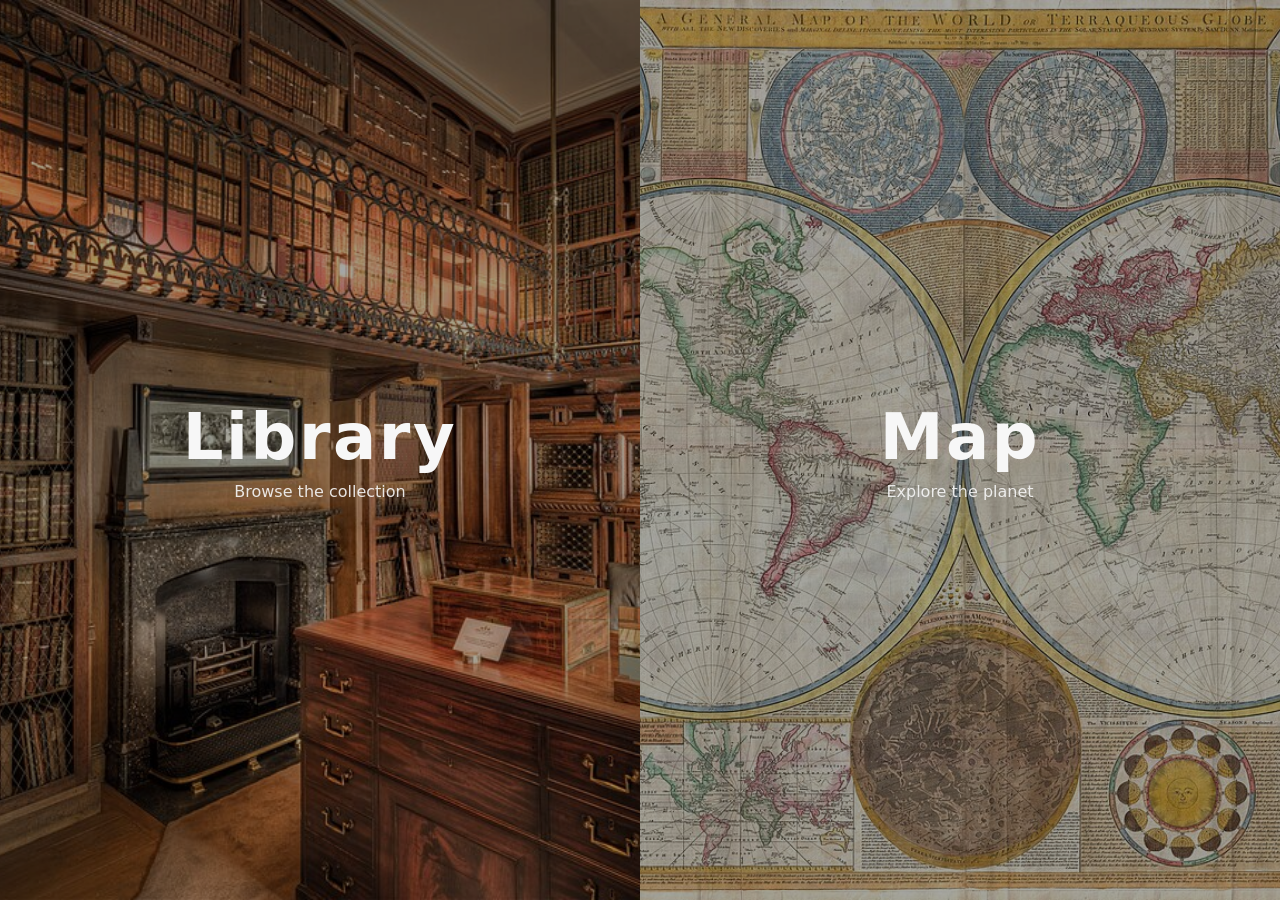
<file: index.html>
<!DOCTYPE html>
<html lang="en">
<head>
    <meta charset="utf-8">
    <meta name="viewport" content="width=device-width, user-scalable=no, minimum-scale=1.0, maximum-scale=1.0">
    <link rel="stylesheet" type="text/css" href="css/main.css">
    <link rel="icon" href="img/favicon.ico">
</head>
<title>The Library</title>

<style>
:root {
  --bg: #0f1115;
  --text: #f7f7f7;
  --overlay: rgba(0,0,0,.35);
}

* {
  box-sizing: border-box;
  margin: 0;
}

html, body {
  height: 100%;
  font-family: system-ui, -apple-system, BlinkMacSystemFont, "Segoe UI",
               Roboto, Helvetica, Arial, sans-serif;
  background: var(--bg);
  color: var(--text);
}

.container {
  display: grid;
  grid-template-columns: 1fr 1fr;
  height: 100vh;
}

.portal {
  position: relative;
  display: flex;
  align-items: center;
  justify-content: center;
  text-decoration: none;
  color: inherit;
  overflow: hidden;
}

.portal::before {
  content: "";
  position: absolute;
  inset: 0;
  background-size: cover;
  background-position: center;
  transform: scale(1);
  transition: transform .6s ease;
}

.portal::after {
  content: "";
  position: absolute;
  inset: 0;
  background: var(--overlay);
  transition: background .3s ease;
}

.portal:hover::before {
  transform: scale(1.05);
}

.portal:hover::after {
  background: rgba(0,0,0,.2);
}

.library::before {
  background-image:
    url("img/Abbotsford_House_Study_Room.jpg");
}

.map::before {
  background-image:
    url("img/World_Map_Samuel_Dunn_1794.jpg");
}

.label {
  position: relative;
  z-index: 2;
  text-align: center;
}

.label h1 {
  font-size: clamp(2rem, 5vw, 4rem);
  font-weight: 700;
  letter-spacing: .04em;
}

.label p {
  margin-top: .5rem;
  opacity: .9;
  font-size: 1rem;
}

@media (max-width: 800px) {
  .container {
    grid-template-columns: 1fr;
    grid-template-rows: 1fr 1fr;
  }
}
</style>
</head>

<body>
  <main class="container">
    <a class="portal library" href="library.html">
      <div class="label">
        <h1>Library</h1>
        <p>Browse the collection</p>
      </div>
    </a>

    <a class="portal map" href="map.html">
      <div class="label">
        <h1>Map</h1>
        <p>Explore the planet</p>
      </div>
    </a>
  </main>
</body>
</html>
</file>
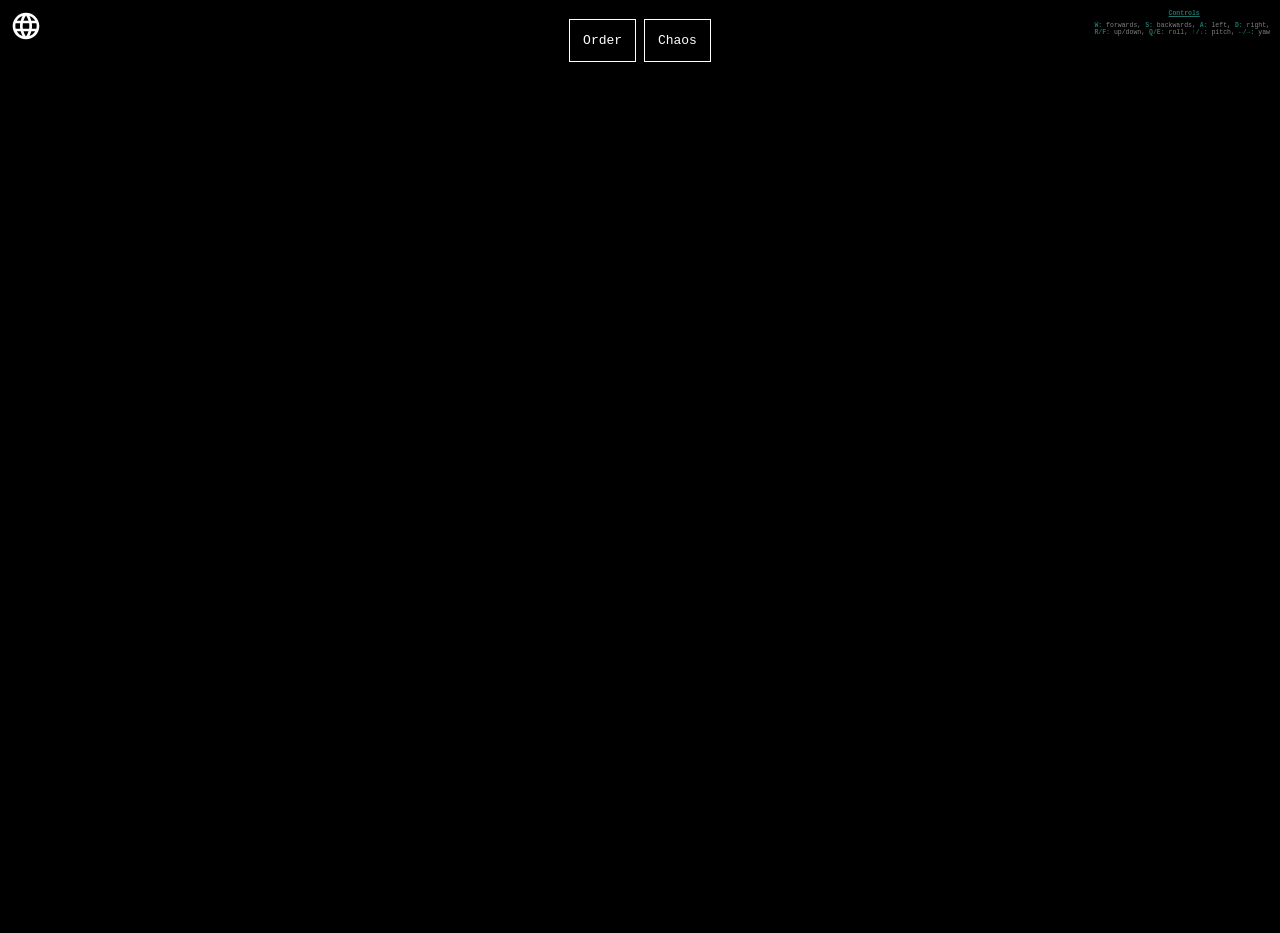
<file: library.html>
<!DOCTYPE html>
<html lang="en">
	<head>
		<title>The Library</title>
		<meta charset="utf-8">
		<meta name="viewport" content="width=device-width, user-scalable=no, minimum-scale=1.0, maximum-scale=1.0">
		<link rel="stylesheet" type="text/css" href="css/main.css">
		<link rel="icon" href="img/favicon.ico">
	</head>
	<body>
		<!-- <script src="js/lib/ImageBitmapLoader.js"></script> -->
		<script src="js/lib/three.js"></script>
		<script src="js/lib/Detector.js"></script>
		<script src="js/lib/FlyControls.js"></script>
		<script src="js/lib/OrbitControls.js"></script>
		<!-- <script src="js/lib/TrackballControls.js"></script> -->
		<!-- load the events data -->
		<script src="data/books.js"></script>
		<!-- initialize UI controls -->
 		<script src="js/init-ui.js"></script>
 		<!-- check for WebGL / mobile device -->
		<script src="js/check-support.js"></script>
 		<!-- 
 			initialize animation loop
 			and visualize books data:
 		-->
		<script src="js/bookworm.js"></script>
	</body>
</html>
</file>
<file: css/main.css>
body {
	font-family: Monospace;
	background-color: #000;
	color: #fff;
	margin: 0px;
	overflow: hidden;
}
.noselect {
  -webkit-touch-callout: none; /* iOS Safari */
    -webkit-user-select: none; /* Safari */
     -khtml-user-select: none; /* Konqueror HTML */
       -moz-user-select: none; /* Firefox */
        -ms-user-select: none; /* Internet Explorer/Edge */
            user-select: none; /* Non-prefixed version, currently
                                  supported by Chrome and Opera */
}
/*#homepage {
	position: absolute;
	z-index: 999;
	top: 10px;
	width: 150px;
	height: 50px;
	cursor: pointer;
	background-image: url('/images/home.png');
	background-repeat: no-repeat;
	background-size: contain;
}*/
#info {
	position: absolute;
	top: 10px;
	width: 100%;
	text-align: center;
	z-index: 100;
	display: block;
}
#controls {
	border-radius: 5%;
	opacity: 0.5;
	font-size: 50%;
	position: absolute;
	text-align: right;
	z-index: 100;
	top: 10px;
	right: 10px;
}
.controlstext {
	margin: 0px;
	margin-bottom: 5px;
	margin-right: 40%;
}
.button {
	position: absolute;
	left: 10px;
	color: turquoise;
	font-weight: bold;
	text-decoration: underline;
	cursor: pointer
}
.actions {
	padding: 5px;
	line-height: 0;
}
.actions span {
	line-height: 4em;
	padding: 1em;
	border: 1px solid white;
	cursor: pointer;
	white-space: nowrap;
	user-select: none;
}
b,
.actions span:hover {
	color: turquoise;
	border-color: turquoise;
}
.actions span.on,
.actions span:active {
	color: black;
	background-color: turquoise;
	border-color: turquoise;
}
</file>
